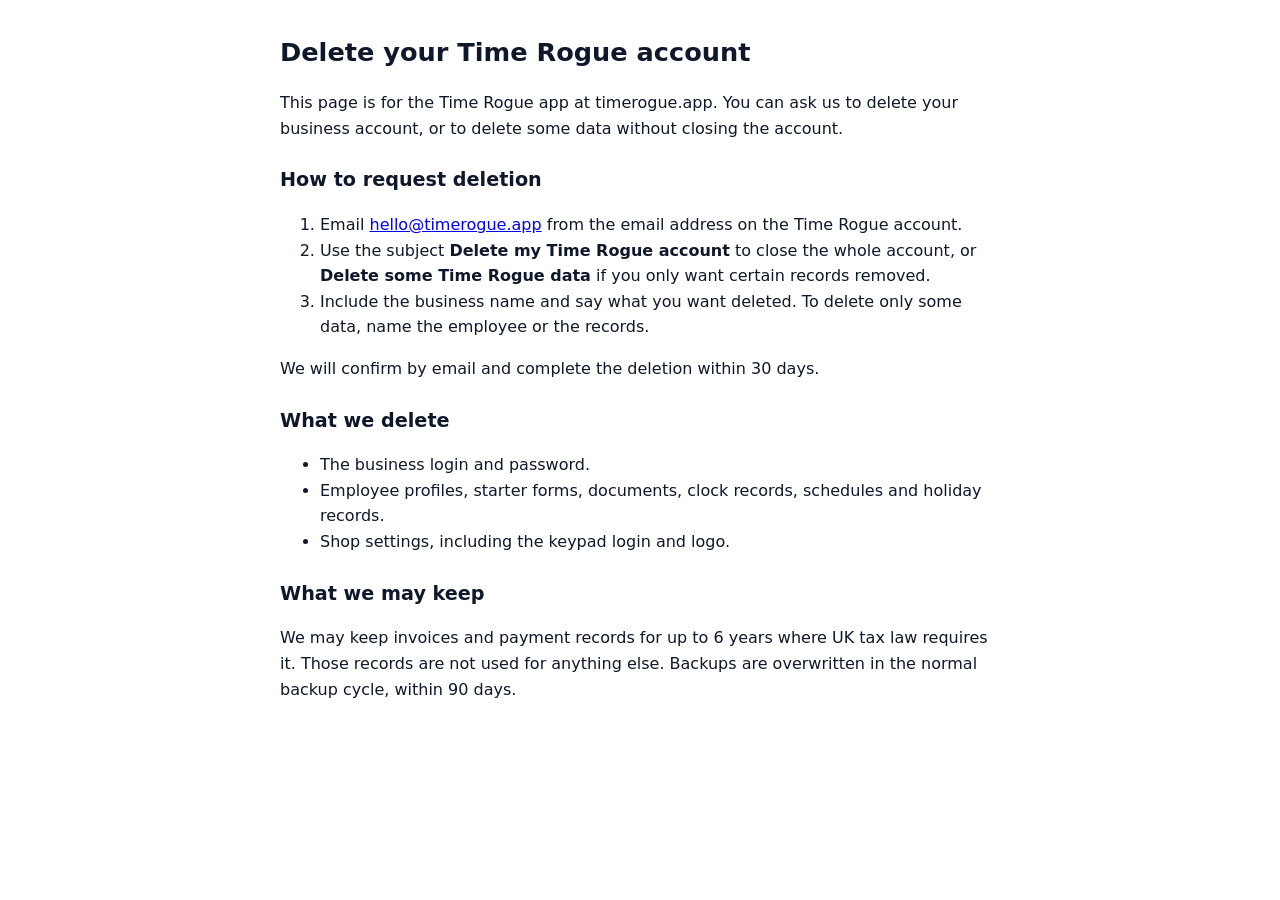
<file: delete-account.html>
<!DOCTYPE html>
<html lang="en">
<head>
  <meta charset="UTF-8">
  <meta name="viewport" content="width=device-width, initial-scale=1">
  <title>Delete your Time Rogue account</title>
  <style>
    body { font-family: system-ui, sans-serif; max-width: 720px; margin: 2rem auto; padding: 0 1rem; line-height: 1.6; color: #0f172a; }
    h1 { font-size: 1.6rem; }
    h2 { font-size: 1.2rem; margin-top: 1.5rem; }
  </style>
</head>
<body>
  <h1>Delete your Time Rogue account</h1>
  <p>This page is for the Time Rogue app at timerogue.app. You can ask us to delete your business account, or to delete some data without closing the account.</p>

  <h2>How to request deletion</h2>
  <ol>
    <li>Email <a href="mailto:hello@timerogue.app">hello@timerogue.app</a> from the email address on the Time Rogue account.</li>
    <li>Use the subject <strong>Delete my Time Rogue account</strong> to close the whole account, or <strong>Delete some Time Rogue data</strong> if you only want certain records removed.</li>
    <li>Include the business name and say what you want deleted. To delete only some data, name the employee or the records.</li>
  </ol>
  <p>We will confirm by email and complete the deletion within 30 days.</p>

  <h2>What we delete</h2>
  <ul>
    <li>The business login and password.</li>
    <li>Employee profiles, starter forms, documents, clock records, schedules and holiday records.</li>
    <li>Shop settings, including the keypad login and logo.</li>
  </ul>

  <h2>What we may keep</h2>
  <p>We may keep invoices and payment records for up to 6 years where UK tax law requires it. Those records are not used for anything else. Backups are overwritten in the normal backup cycle, within 90 days.</p>
</body>
</html>
</file>
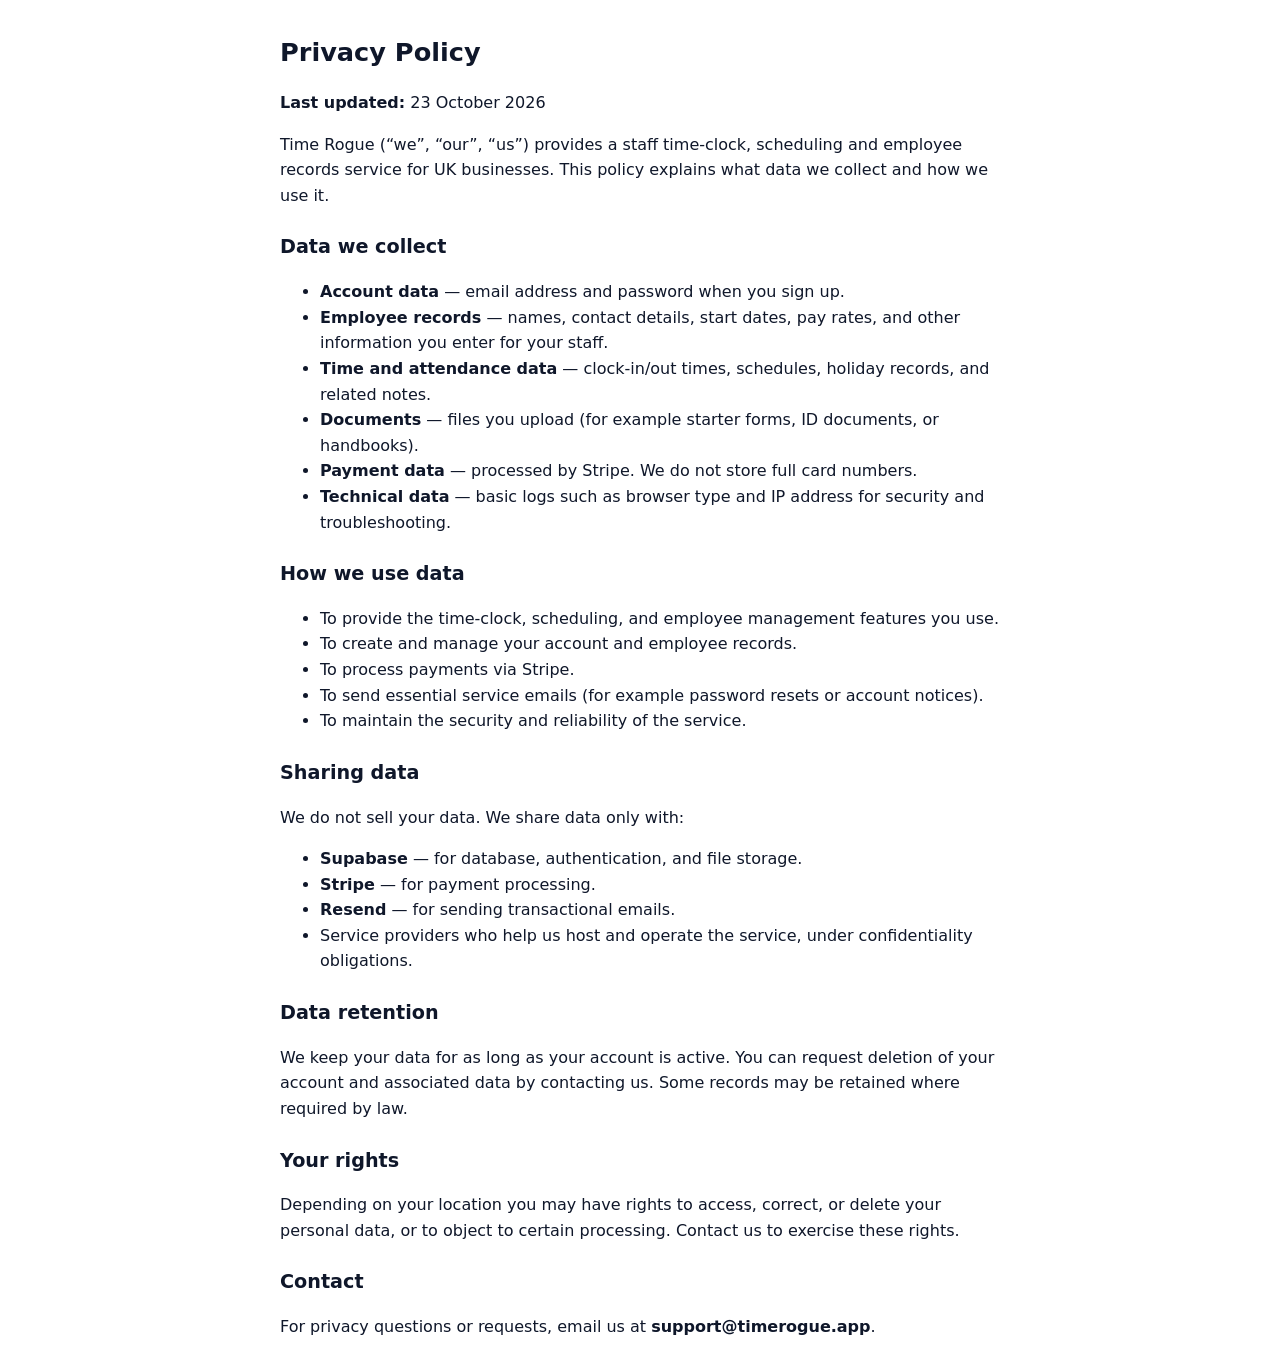
<file: privacy.html>
<!DOCTYPE html>
<html lang="en">
<head>
  <meta charset="UTF-8">
  <meta name="viewport" content="width=device-width, initial-scale=1">
  <title>Privacy Policy – Time Rogue</title>
  <style>
    body { font-family: system-ui, sans-serif; max-width: 720px; margin: 2rem auto; padding: 0 1rem; line-height: 1.6; color: #0f172a; }
    h1 { font-size: 1.6rem; }
    h2 { font-size: 1.2rem; margin-top: 1.5rem; }
  </style>
</head>
<body>
  <h1>Privacy Policy</h1>
  <p><strong>Last updated:</strong> 23 October 2026</p>
  <p>Time Rogue (“we”, “our”, “us”) provides a staff time-clock, scheduling and employee records service for UK businesses. This policy explains what data we collect and how we use it.</p>

  <h2>Data we collect</h2>
  <ul>
    <li><strong>Account data</strong> — email address and password when you sign up.</li>
    <li><strong>Employee records</strong> — names, contact details, start dates, pay rates, and other information you enter for your staff.</li>
    <li><strong>Time and attendance data</strong> — clock-in/out times, schedules, holiday records, and related notes.</li>
    <li><strong>Documents</strong> — files you upload (for example starter forms, ID documents, or handbooks).</li>
    <li><strong>Payment data</strong> — processed by Stripe. We do not store full card numbers.</li>
    <li><strong>Technical data</strong> — basic logs such as browser type and IP address for security and troubleshooting.</li>
  </ul>

  <h2>How we use data</h2>
  <ul>
    <li>To provide the time-clock, scheduling, and employee management features you use.</li>
    <li>To create and manage your account and employee records.</li>
    <li>To process payments via Stripe.</li>
    <li>To send essential service emails (for example password resets or account notices).</li>
    <li>To maintain the security and reliability of the service.</li>
  </ul>

  <h2>Sharing data</h2>
  <p>We do not sell your data. We share data only with:</p>
  <ul>
    <li><strong>Supabase</strong> — for database, authentication, and file storage.</li>
    <li><strong>Stripe</strong> — for payment processing.</li>
    <li><strong>Resend</strong> — for sending transactional emails.</li>
    <li>Service providers who help us host and operate the service, under confidentiality obligations.</li>
  </ul>

  <h2>Data retention</h2>
  <p>We keep your data for as long as your account is active. You can request deletion of your account and associated data by contacting us. Some records may be retained where required by law.</p>

  <h2>Your rights</h2>
  <p>Depending on your location you may have rights to access, correct, or delete your personal data, or to object to certain processing. Contact us to exercise these rights.</p>

  <h2>Contact</h2>
  <p>For privacy questions or requests, email us at <strong>support@timerogue.app</strong>.</p>
</body>
</html>
</file>
